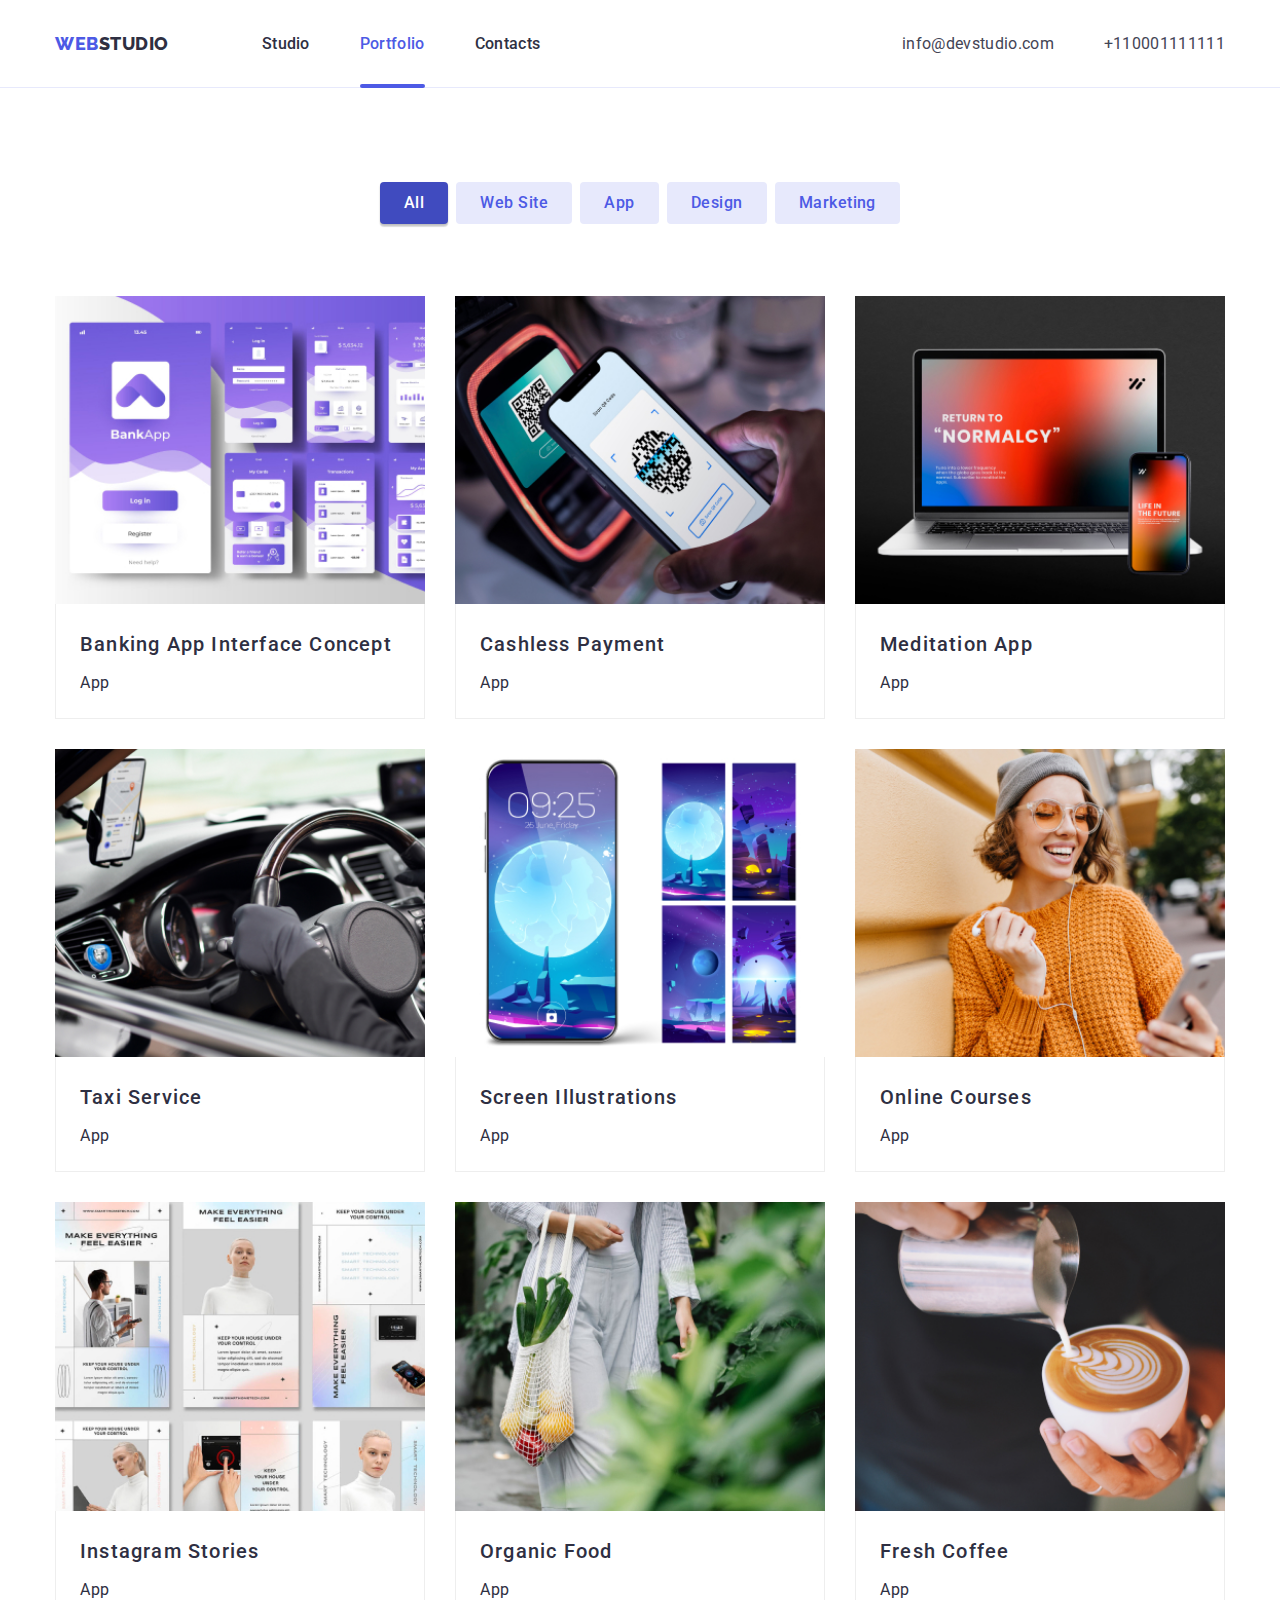
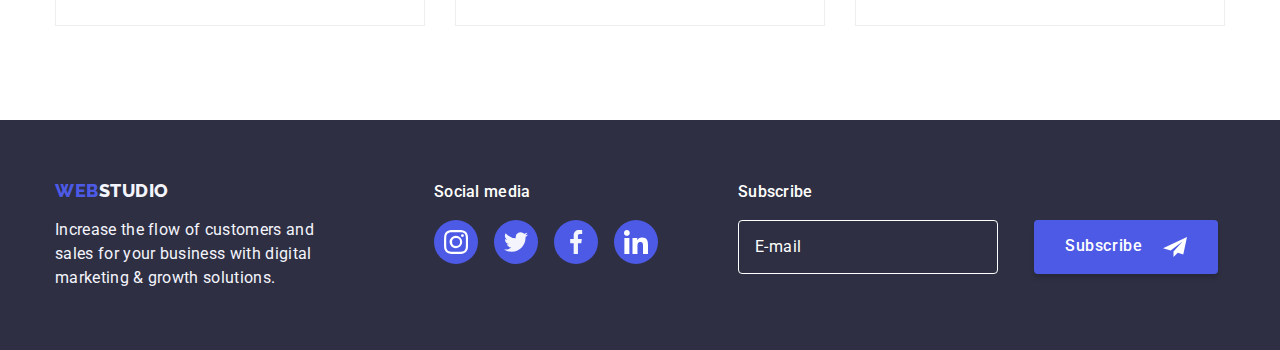
<file: portfolio.html>
<!DOCTYPE html>
<html lang="en">
  <head>
    <meta charset="UTF-8" />
    <meta http-equiv="X-UA-Compatible" content="IE=edge" />
    <meta name="viewport" content="width=device-width, initial-scale=1.0" />
    <title>Document</title>
    <link rel="preconnect" href="https://fonts.googleapis.com" />
    <link rel="preconnect" href="https://fonts.gstatic.com" crossorigin />
    <link
      href="https://fonts.googleapis.com/css2?family=Raleway:wght@700&family=Roboto:wght@400;500;700;900&display=swap"
      rel="stylesheet"
    />
    <link
      rel="stylesheet"
      href="https://cdnjs.cloudflare.com/ajax/libs/modern-normalize/1.0.0/modern-normalize.min.css"
    />
    <link rel="stylesheet" href="./css/styles.css" />
  </head>
  <body>
    <!-- Header Section -->
    <header class="page-header">
      <div class="container menu">
        <nav class="navigation">
          <!-- Company Logo -->
          <a href="./index.html" class="logo link">
            <span class="logo">WEB<span class="studio">STUDIO</span></span>
          </a>

          <!-- Navigation Menu -->
          <ul class="nav-menu list">
            <li class="item">
              <a href="./index.html" class="page link" rel="nopener norefer"
                >Studio</a
              >
            </li>
            <li class="item">
              <a
                href="./portfolio.html"
                class="page current link"
                rel="nopener norefer"
                >Portfolio</a
              >
            </li>
            <li class="item">
              <a href="#" class="page link">Contacts</a>
            </li>
          </ul>
        </nav>
        <ul class="contacts-menu list">
          <li class="item">
            <a href="mailto:info@devstudio.com" class="contact link"
              >info@devstudio.com</a
            >
          </li>
          <li class="item">
            <a href="tel:+110001111111" class="contact link">+110001111111</a>
          </li>
        </ul>
      </div>
    </header>

    <main>
      <section class="section">
        <div class="container">
          <ul class="filters list">
            <li class="space">
              <button type="button" class="button filter current">All</button>
            </li>
            <li class="space">
              <button type="button" class="button filter">Web Site</button>
            </li>
            <li class="space">
              <button type="button" class="button filter">App</button>
            </li>
            <li class="space">
              <button type="button" class="button filter">Design</button>
            </li>
            <li class="space">
              <button type="button" class="button filter">Marketing</button>
            </li>
          </ul>

          <ul class="projects list">
            <li class="item">
              <a href="" class="project link">
                <div class="project-hover">
                  <img
                    class="image"
                    src="./images/portfolio/banking-app.jpg"
                    alt="banking-app"
                    width="370"
                    height="294"
                  />
                  <div class="overlay">
                    <p class="text">
                      14 Stylish and User-Friendly App Design Concepts · Task
                      Manager App · Calorie Tracker App · Exotic Fruit Ecommerce
                      App · Cloud Storage App
                    </p>
                  </div>
                </div>
                <div class="substrate">
                  <h2 class="name">Banking App Interface Concept</h2>
                  <p class="type">App</p>
                </div>
              </a>
            </li>

            <li class="item">
              <a href="" class="project link">
                <div class="project-hover">
                  <img
                    class="image"
                    src="./images/portfolio/cashless-payment.jpg"
                    alt="banking-app"
                    width="370"
                    height="294"
                  />
                  <div class="overlay">
                    <p class="text">
                      14 Stylish and User-Friendly App Design Concepts · Task
                      Manager App · Calorie Tracker App · Exotic Fruit Ecommerce
                      App · Cloud Storage App
                    </p>
                  </div>
                </div>
                <div class="substrate">
                  <h2 class="name">Cashless Payment</h2>
                  <p class="type">App</p>
                </div>
              </a>
            </li>

            <li class="item">
              <a href="" class="project link">
                <div class="project-hover">
                  <img
                    class="image"
                    src="./images/portfolio/meditation.jpg"
                    alt="banking-app"
                    width="370"
                    height="294"
                  />
                  <div class="overlay">
                    <p class="text">
                      14 Stylish and User-Friendly App Design Concepts · Task
                      Manager App · Calorie Tracker App · Exotic Fruit Ecommerce
                      App · Cloud Storage App
                    </p>
                  </div>
                </div>
                <div class="substrate">
                  <h2 class="name">Meditation App</h2>
                  <p class="type">App</p>
                </div>
              </a>
            </li>

            <li class="item">
              <a href="" class="project link">
                <div class="project-hover">
                  <img
                    class="image"
                    src="./images/portfolio/taxi-service.jpg"
                    alt="banking-app"
                    width="370"
                    height="294"
                  />
                  <div class="overlay">
                    <p class="text">
                      14 Stylish and User-Friendly App Design Concepts · Task
                      Manager App · Calorie Tracker App · Exotic Fruit Ecommerce
                      App · Cloud Storage App
                    </p>
                  </div>
                </div>
                <div class="substrate">
                  <h2 class="name">Taxi Service</h2>
                  <p class="type">App</p>
                </div>
              </a>
            </li>

            <li class="item">
              <a href="" class="project link">
                <div class="project-hover">
                  <img
                    class="image"
                    src="./images/portfolio/illustrations.jpg"
                    alt="banking-app"
                    width="370"
                    height="294"
                  />
                  <div class="overlay">
                    <p class="text">
                      14 Stylish and User-Friendly App Design Concepts · Task
                      Manager App · Calorie Tracker App · Exotic Fruit Ecommerce
                      App · Cloud Storage App
                    </p>
                  </div>
                </div>
                <div class="substrate">
                  <h2 class="name">Screen Illustrations</h2>
                  <p class="type">App</p>
                </div>
              </a>
            </li>

            <li class="item">
              <a href="" class="project link">
                <div class="project-hover">
                  <img
                    class="image"
                    src="./images/portfolio/online-courses.jpg"
                    alt="banking-app"
                    width="370"
                    height="294"
                  />
                  <div class="overlay">
                    <p class="text">
                      14 Stylish and User-Friendly App Design Concepts · Task
                      Manager App · Calorie Tracker App · Exotic Fruit Ecommerce
                      App · Cloud Storage App
                    </p>
                  </div>
                </div>
                <div class="substrate">
                  <h2 class="name">Online Courses</h2>
                  <p class="type">App</p>
                </div>
              </a>
            </li>

            <li class="item">
              <a href="" class="project link">
                <div class="project-hover">
                  <img
                    class="image"
                    src="./images/portfolio/instagram-stories.jpg"
                    alt="banking-app"
                    width="370"
                    height="294"
                  />
                  <div class="overlay">
                    <p class="text">
                      14 Stylish and User-Friendly App Design Concepts · Task
                      Manager App · Calorie Tracker App · Exotic Fruit Ecommerce
                      App · Cloud Storage App
                    </p>
                  </div>
                </div>
                <div class="substrate">
                  <h2 class="name">Instagram Stories</h2>
                  <p class="type">App</p>
                </div>
              </a>
            </li>

            <li class="item">
              <a href="" class="project link">
                <div class="project-hover">
                  <img
                    class="image"
                    src="./images/portfolio/organic-food.jpg"
                    alt="banking-app"
                    width="370"
                    height="294"
                  />
                  <div class="overlay">
                    <p class="text">
                      14 Stylish and User-Friendly App Design Concepts · Task
                      Manager App · Calorie Tracker App · Exotic Fruit Ecommerce
                      App · Cloud Storage App
                    </p>
                  </div>
                </div>
                <div class="substrate">
                  <h2 class="name">Organic Food</h2>
                  <p class="type">App</p>
                </div>
              </a>
            </li>

            <li class="item">
              <a href="" class="project link">
                <div class="project-hover">
                  <img
                    class="image"
                    src="./images/portfolio/fresh-coffee.jpg"
                    alt="banking-app"
                    width="370"
                    height="294"
                  />
                  <div class="overlay">
                    <p class="text">
                      14 Stylish and User-Friendly App Design Concepts · Task
                      Manager App · Calorie Tracker App · Exotic Fruit Ecommerce
                      App · Cloud Storage App
                    </p>
                  </div>
                </div>
                <div class="substrate">
                  <h2 class="name">Fresh Coffee</h2>
                  <p class="type">App</p>
                </div>
              </a>
            </li>
          </ul>
        </div>
      </section>
    </main>

    <footer class="page-footer">
      <div class="container">
        <div class="footer">
          <!-- Footer Address -->
          <div class="footer-address">
            <a href="./index.html" class="logo link">
              <span class="logo"
                >WEB<span class="studio-footer">STUDIO</span></span
              >
            </a>
            <p class="footer-description">
              Increase the flow of customers and <br />
              sales for your business with digital<br />
              marketing & growth solutions.
            </p>
          </div>
          <!-- Socials -->
          <div class="footer-block">
            <b class="footer-heading">Social media</b>
            <ul class="social-footer list">
              <li class="icon-item">
                <a
                  href="https://www.instagram.com/"
                  target="_blank"
                  rel="nopener norefer"
                  class="link"
                  aria-label="Link to Instagram"
                >
                  <svg class="icon" width="24px" height="24px">
                    <use href="./images/icons.svg#instagram"></use>
                  </svg>
                </a>
              </li>
              <li class="icon-item">
                <a
                  href="https://www.twitter.com/"
                  target="_blank"
                  rel="nopener norefer"
                  class="link"
                  aria-label="Link to Instagram"
                >
                  <svg class="icon" width="24px" height="24px">
                    <use href="./images/icons.svg#twitter"></use>
                  </svg>
                </a>
              </li>
              <li class="icon-item">
                <a
                  href="https://www.facebook.com/"
                  target="_blank"
                  rel="nopener norefer"
                  class="link"
                  aria-label="Link to Instagram"
                >
                  <svg class="icon" width="24px" height="24px">
                    <use href="./images/icons.svg#facebook"></use>
                  </svg>
                </a>
              </li>
              <li class="icon-item">
                <a
                  href="https://www.linkedin.com/"
                  target="_blank"
                  rel="nopener norefer"
                  class="link"
                  aria-label="Link to Instagram"
                >
                  <svg class="icon" width="24" height="24">
                    <use href="./images/icons.svg#linkedin"></use>
                  </svg>
                </a>
              </li>
            </ul>
          </div>
          <!-- MODAL FORM AREA -->
          <div class="footer-subscribe">
            <b class="footer-heading">Subscribe</b>
            <form class="footer-form" name="footer-studio">
              <input
                type="email"
                name="user-email"
                class="form-input"
                placeholder="E-mail"
              />
              <button type="submit" class="button primary">
                Subscribe
                <svg class="button-icon" width="24" height="24">
                  <use use href="./images/icons.svg#email"></use>
                </svg>
              </button>
            </form>
          </div>
        </div>
      </div>
    </footer>
  </body>
</html>
</file>
<file: css/styles.css>
:root {
  --iris: #4d5ae5;
  --ocean: #404bbf;
  --navy-blue: #2e2f42;
  --slate: #434455;
  --light-slate: #8e8f99;
  --cornflower: #e7e9fc;
  --cloud: #f4f4fd;
  --navy-blue-modal: #2e2f42;
  --grey: #2e2f42;
  --white: #ffffff;
  --dairy: #fcfcfc;
  --green: #31d0aa;

  --background-black: #2f303a;
  --background-grey: #f5f4fa;
}

body {
  background-color: var(--white);
  color: var(--slate);
  font-family: "Roboto", sans-serif;
  font-size: 16px;
  line-height: 24px;
  letter-spacing: 0.04em;
}

h1,
h2,
h3,
h4,
h5,
h6,
p {
  margin: 0px;
}

html {
  box-sizing: border-box;
}

*,
*::after,
*::before {
  box-sizing: inherit;
}

img {
  display: block;
  max-width: 100%;
  height: auto;
}

.link {
  text-decoration: none;
  color: inherit;
}

.container {
  width: 1200px;
  padding-left: 15px;
  padding-right: 15px;
  margin-left: auto;
  margin-right: auto;
}

.menu,
.navigation,
.nav-menu,
.contacts-menu {
  display: flex;
  align-items: center;
}

.team .item {
  flex-basis: calc(100% / 4 - 30px);
  margin-left: 30px;
  margin-top: 30px;
}

.list {
  list-style: none;
  padding: 0;
  margin: 0;
}
/* Header */

.logo {
  color: var(--iris);
  font-family: "Raleway", sans-serif;
  font-weight: 800;
  font-size: 18px;
  line-height: 21px;
  letter-spacing: 0.54px;
}

.footer {
  display: flex;
  flex-wrap: wrap;
}

.footer .logo {
  display: block;
  margin-bottom: 17.5px;
}

/* .logo.footer {
  margin-bottom: 20px;
} */

.nav-menu {
  margin-left: 93px;
}

.contacts-menu {
  margin-left: auto;
}

.nav-menu .item:not(:last-child),
.contacts-menu .item:not(:last-child) {
  margin-right: 50px;
}

/* Checked */
.footer-description {
  color: var(--cloud);
  font-size: 16px;
  font-family: "Roboto";
  line-height: 24px;
  letter-spacing: 0.32px;
  font-weight: 400;
}

.studio {
  color: var(--navy-blue);
}

.studio-footer {
  color: var(--cloud);
}

.nav-menu .page,
.contacts-menu .contact {
  color: var(--navy-blue);
  font-weight: 500;
  font-size: 16px;
  line-height: 24px;
  letter-spacing: 0.32px;
  text-decoration: none;
  display: inline-flex;
  padding-top: 32px;
  padding-bottom: 31px;
}

.contacts-menu .contact {
  color: var(--slate);
  font-weight: 400;
}

.page-header {
  border-bottom: 1px solid #e7e9fc;
}

.nav-menu .page:hover,
.nav-menu .page:focus,
.nav-menu .page.current,
.contacts-menu .contact:hover,
.contacts-menu .contact:focus {
  color: var(--iris);
}

/* Underline Current Page */
.nav-menu .page {
  position: relative;
  transition-property: all;
  transition-duration: 250ms;
  transition-timing-function: cubic-bezier(0.4, 0, 0.2, 1);
}

/* Underline while Hovering Nav-Menu */
.nav-menu .page:hover::after,
.nav-menu .page.current::after {
  content: "";
  position: absolute;
  left: 0;
  bottom: -1px;
  width: 100%;
  height: 4px;
  border-radius: 2px;
  background-color: var(--iris);
}

.page-footer {
  padding-top: 60px;
  padding-bottom: 60px;
  background-color: var(--navy-blue);
}

.button {
  font-family: inherit;
  border-color: transparent;
  letter-spacing: 0.03em;
  cursor: pointer;
  font-family: inherit;
  border-radius: 4px;
}

.button.primary {
  background-color: var(--iris);
  color: var(--white);
  font-size: 16px;
  font-weight: 500;
  line-height: 24px;
  letter-spacing: 0.64px;
  padding: 10px 29px;
  box-shadow: 0px 4px 4px 0px rgba(0, 0, 0, 0.15);
  border-radius: 4px;
  transition: background-color 250ms cubic-bezier(0.4, 0, 0.2, 1);
}

.button.primary:hover,
.button.primary.focus {
  background-color: var(--ocean);
}

.filters {
  display: flex;
  justify-content: center;
  margin-bottom: 72px;
}

.filters .space + .space {
  margin-left: 8px;
}

.button.filter {
  padding: 6px 22px;
  color: var(--iris);
  font-size: 16px;
  font-weight: 500;
  line-height: 1.62;
  background-color: var(--cornflower);
}

.button.filter:hover,
.button.filter:focus,
.button.filter.current {
  background-color: var(--ocean);
  color: var(--white);
  box-shadow: 0px 3px 1px rgba(0, 0, 0, 0.1), 0px 1px 2px rgba(0, 0, 0, 0.08),
    0px 2px 2px rgba(0, 0, 0, 0.12);
}

.section {
  padding: 94px 0px;
}

.section.no-top-padding {
  padding-top: 0px;
}

.section .section-title {
  text-align: center;
  /* Header 2 */
  font-size: 36px;
  font-weight: 700;
  line-height: 1.17;
  color: var(--navy-blue);
  margin-bottom: 72px;
}

.hero {
  text-align: center;
  padding-top: 200px;
  padding-bottom: 200px;
  margin-left: auto;
  margin-right: auto;
  background-image: url(../images/dark-bg.png), url(../images/hero.jpg),
    linear-gradient(rgba(46, 47, 66, 0.7), rgba(46, 47, 66, 0.7));
  background-position: center, center;
  background-size: cover;
  background-repeat: no-repeat, no-repeat;
}

/* REMOVED content -- moved to .hero*/
/* .bg-hero {} */

.hero-title {
  color: var(--white);
  font-weight: 700;
  margin-bottom: 30px;
  font-size: 56px;
  letter-spacing: 0.06em;
  line-height: 1.36;
}

.benefits .title {
  color: var(--navy-blue);
  margin-bottom: 10px;
  font-weight: 500;
  font-size: 20px;
  line-height: 1.14;
  letter-spacing: 0.4px;
}

.benefits .description {
  line-height: 24px;
  letter-spacing: 0.32px;
  font-size: 16px;
  font-weight: 400px;
}

/* added */

.benefits {
  display: flex;
  flex-wrap: wrap;
  margin-left: -30px;
  margin-top: -30px;
}

.benefits .item {
  flex-basis: calc(100% / 4 - 30px);
  margin-left: 30px;
  margin-top: 30px;
}

.benefits .icon {
  display: flex;
  justify-content: center;
  align-items: center;
  height: 120px;
  margin-bottom: 30px;
  background-color: var(--cloud);
  border-radius: 4px;
}

.what-we-do {
  display: flex;
  flex-wrap: wrap;
  margin-left: -30px;
  margin-right: -30px;
}

.what-we-do .item {
  flex-basis: calc(100% / 3 - 30px);
  margin-left: 30px;
  margin-top: 30px;
}

.team {
  display: flex;
  flex-wrap: wrap;
}

.bg-team {
  background: var(--cloud, #f4f4fd);
}

.team .item {
  background-color: var(--white);
  box-shadow: 0px 1px 3px rgba(0, 0, 0, 0.12), 0px 1px 1px rgba(0, 0, 0, 0.14),
    0px 2px 1px rgba(0, 0, 0, 0.12);
  border-radius: 0px 0px 4px 4px;
}

/* .team .image {
  margin-bottom: 30px;
} */

.team .name,
.team .position {
  text-align: center;
}

.team .position {
  margin-top: 8px;
  font-size: 16px;
  margin-bottom: 8px;
}

.team .name {
  color: var(--navy-blue);
  font-weight: 500;
  margin-top: 32px;
  font-size: 20px;
}

.substrate {
  background-color: var(--primary-white-color);
  padding: 20px 24px;
  border: 1px solid #eeeeee;
  border-top: 0;
}

.projects {
  flex-wrap: wrap;
  display: flex;
  margin-left: -30px;
  margin-top: -30px;
}

.projects .item {
  flex-basis: calc(100% / 3 - 30px);
  margin-left: 30px;
  margin-top: 30px;
  transition: box-shadow 250ms cubic-bezier(0.4, 0, 0.2, 1);
}

.projects .item:hover,
.projects .item:focus {
  box-shadow: 0px 3px 1px rgba(0, 0, 0, 0.1), 0px 1px 2px rgba(0, 0, 0, 0.08),
    0px 2px 2px rgba(0, 0, 0, 0.12);
}

.project .name {
  margin-bottom: 4px;
  color: var(--navy-blue);
  font-size: 20px;
  font-weight: 500;
  line-height: 2;
  letter-spacing: 0.06em;
}

.project .type {
  color: var(--navy-blue);
  font-weight: 400;
  font-size: 16px;
  line-height: 1.87;
}

.social-team {
  display: flex;
  justify-content: center;
  gap: 24px;
  padding-top: 0px;
}

.social-team .link {
  display: flex;
  justify-content: center;
  align-items: center;
  width: 40px;
  height: 40px;
  background-color: var(--iris);
  color: var(--cloud);
  border-radius: 50%;
  margin-bottom: 32px;
  transition: background-color 250ms cubic-bezier(0.4, 0, 0.2, 1);
}

.social-team .link:hover,
.social-team .link:focus {
  background-color: var(--green);
  color: var(--white);
}

.social-team .icon {
  fill: currentColor;
}

.partners {
  display: flex;
  flex-wrap: wrap;
  margin-left: -30px;
  margin-top: -30px;
}

.partners .item {
  flex-basis: calc(100% / 6 - 30px);
  margin-left: 30px;
  margin-top: 30px;
}

.partners .link {
  display: inline-flex;
  align-items: center;
  justify-content: center;
  border-radius: 4px;
  border: 1px solid var(--lightslate, #8e8f99);
  color: #8e8f99;
  width: 168px;
  height: 88px;
  transition: border 250ms cubic-bezier(0.4, 0, 0.2, 1),
    color 250ms cubic-bezier(0.4, 0, 0.2, 1);
}

.partners .icon {
  fill: currentColor;
}

.partners .link:hover,
.partners .link:focus {
  border: 1px solid var(--ocean);
  color: var(--ocean);
}

.social-footer {
  display: flex;
}

.social-footer .icon-item + .icon-item {
  margin-left: 16px;
}

.social-footer .link {
  display: flex;
  justify-content: center;
  align-items: center;
  width: 44px;
  height: 44px;
  background-color: var(--iris);
  border-radius: 50%;
  color: var(--white);
  transition: background-color 250ms cubic-bezier(0.4, 0, 0.2, 1);
}

.social-footer .link:hover,
.social-footer .link:focus {
  background-color: var(--green);
}

.social-footer .icon {
  fill: currentColor;
}

.footer-block {
  margin-left: 120px;
}

.footer-subscribe {
  margin-left: 80px;
}
.footer-form .form-input {
  margin: 0 12px 0 0;
  padding: 14px 16px;
  width: 260px;
  background-color: transparent;
  border: 1px solid var(--white, #fff);
  transition: border-color 250ms cubic-bezier(0.4, 0, 0.2, 1);
}
.footer-form .form-input:hover,
.footer-form .form-input:focus {
  outline: none;
  border-color: var(--white);
}

.footer-heading {
  display: flex;
  color: var(--white);
  margin-bottom: 16px;
  font-weight: 500;
  line-height: 24px;
  font-size: 16px;
  letter-spacing: 0.32px;
}

.footer-form {
  display: inline-flex;
  gap: 24px;
}

.button-icon {
  fill: currentColor;
  margin-left: 16px;
  vertical-align: middle;
}

.form-input {
  /* background-color: transparent; */

  border-radius: 4px;
  border: 1px solid var(--white, #fff);
  /* box-shadow: 0px 4px 4px 0px rgba(0, 0, 0, 0.15); */
}

.form-title {
  text-align: center;
  font-size: 16px;
  font-weight: 600;
  line-height: 24px;
  letter-spacing: 0.32px;
  padding-bottom: 16px;
  padding-top: 24px;
}
/* MODAL */

.backdrop {
  position: fixed;
  top: 0;
  left: 0;
  width: 100%;
  height: 100%;
  background-color: rgba(0, 0, 0, 0.2);
  opacity: 1;
  transition: opacity 250ms cubic-bezier(0.4, 0, 0.2, 1);
}

.modal {
  position: absolute;
  padding-top: 46px;
  padding-right: 24px;
  padding-left: 24px;
  top: 50%;
  left: 50%;
  border-radius: 4px;
  min-width: 408px;
  min-height: 584px;
  background-color: var(--dairy);
  transform: translate(-50%, -50%) scale(1);
  transition: transform 250ms cubic-bezier(0.4, 0, 0.2, 1);
}

.modal-send {
  display: flex;
  justify-content: center;
  margin-top: 20px;
  margin-bottom: 36px;
}

.backdrop.is-hidden .modal {
  transform: translate(-50%, -50%) scale(0);
}

.modal-close {
  position: absolute;
  top: 24px;
  right: 24px;
  padding: 0;
  display: flex;
  justify-content: center;
  align-items: center;
  width: 24px;
  height: 24px;
  background-color: var(--cornflower);
  color: var(--navy-blue);
  border: 1px solid rgba(0, 0, 0, 0.1);
  border-radius: 15px;
  cursor: pointer;
  transition: color 250ms cubic-bezier(0.4, 0, 0.2, 1),
    background-color 250ms cubic-bezier(0.4, 0, 0.2, 1);
}

.modal-close-icon {
  fill: currentColor;
}

.modal-close:hover,
.modal-close:focus {
  color: var(--white);
  background-color: var(--ocean);
}

.is-hidden {
  visibility: none;
  opacity: 0;
  pointer-events: none;
}

/* Project-Card Hover Effect*/

.project-hover {
  position: relative;
  overflow: hidden;
}

.overlay {
  position: absolute;
  top: 0;
  left: 0;
  width: 100%;
  height: 100%;
  background-color: var(--iris);
  transform: translatey(101%);
  transition: transform 250ms ease-in-out;
}

.project-hover:hover .overlay {
  transform: translatey(0);
}

.overlay .text {
  margin: 40px 32px;
  color: var(--cloud, #f4f4fd);
  letter-spacing: 0.32px;
}

/* Subscribe */
.button.label {
  display: flex;
  align-items: center;
  justify-items: center;
  background-color: var(--iris);
  color: var(--white);
  padding: 8px 24px;
  gap: 16px;
  height: 24px;
  width: 24px;
}

.subscribe-field {
  width: 264px;
  background-color: transparent;
  border-radius: 4px;
  border: 1px solid var(--white, #fff);
  box-shadow: 0px 4px 4px 0px rgba(0, 0, 0, 0.15);
}
.button.label {
  fill: currentColor;
}

/* Homework 6 Forms */

/* Modal Section */
.modal-content {
  margin-top: 72px;
  margin-left: 24px;
  margin-right: 24px;
}

/* label {
  display: flex;
  flex-direction: column;
  margin-bottom: 8px;
  font-size: 12px;
} */

/* FORM */
.form-field {
  display: block;
  position: relative;
  margin-top: 16px;
}

.form-field .form-label {
  position: absolute;
  top: -18px;
  line-height: 0.87;
  letter-spacing: 0.01em;
  font-size: 12px;
  color: var(--light-slate);
}

/* .form-field .text-area {
  padding-left: 16px;
  margin-bottom: 24px;
} */

.form-field .form-input,
.form-field .text-area {
  border-radius: 4px;
  border: 1px solid var(--navyblue-modal, rgba(46, 47, 66, 0.4));
  display: block;
  width: 100%;
  margin: 0 0 29px 0;
  padding: 11px 16px 11px 40px;
  line-height: 0.87;
  letter-spacing: 0.01em;
  color: var(--navy-blue);
  transition: border-color 250ms cubic-bezier(0.4, 0, 0.2, 1);
}

.form-field .icon {
  position: absolute;
  fill: var(--navy-blue);
  top: 50%;
  left: 16px;
  transform: translateY(-50%);
  transition: fill 250ms cubic-bezier(0.4, 0, 0.2, 1);
}
.form-field .form-input:hover,
.form-field .form-input:focus,
.form-field .text-area:hover,
.form-field .text-area:focus {
  outline: none;
  border-color: var(--iris);
}
.form-input:hover + .icon,
.form-input:focus + .icon {
  fill: var(--iris);
}

/* CHECKBOX */
.agree-check .checkmark {
  appearance: none;
}

.agree-check .icon {
  height: 16px;
  width: 16px;
  fill: none;
  margin-right: 8px;
  border: 2px solid var(--light-slate);
  border-radius: 2px;
  transition: border-color 250ms cubic-bezier(0.4, 0, 0.2, 1),
    background-color 250ms cubic-bezier(0.4, 0, 0.2, 1),
    fill 250ms cubic-bezier(0.4, 0, 0.2, 1);
}

.agree-check .checkmark:checked + .icon {
  background-color: var(--ocean);
  border-color: var(--ocean);
  fill: var(--white);
  outline: none;
}

.agree-check .modal-content {
  font-size: 16px;
}

.agree-check {
  display: flex;
  align-items: center;

  margin-bottom: 24px;
}

.agree-check .checkmark {
  appearance: none;
}
.agree-check .agree-description {
  display: flex;
  font-size: 12px;
  color: var(--light-slate);
  font-style: normal;
  font-weight: 400;
  line-height: 14px; /* 116.667% */
  letter-spacing: 0.48px;
  width: 360px;
}

.privacy {
  color: var(--iris, #4d5ae5);
}
.button-center {
  color: var(--white);
  display: block;
  margin: auto;
  margin-bottom: 24px;
  padding: 16px 32px;
  border-radius: 4px;
  width: 169px;
  height: 56px;
  background: var(--iris, #4d5ae5);
  box-shadow: 0px 4px 4px 0px rgba(0, 0, 0, 0.15);
}

.form-field .text-area {
  padding-top: 8px;
  padding-left: 10px;
  font-size: 12px;
  color: var(--light-slate);
  font-weight: 400;
  resize: none;
  line-height: 14px; /* 116.667% */
  letter-spacing: 0.48px;
}

.form-input,
.form-input::placeholder {
  color: white;
  font-style: normal;
  font-weight: 400;
  line-height: 24px; /* 200% */
  letter-spacing: 0.48px;
}

@media screen and (max-width: 767px) {
  .container {
    width: 428px;
  }
  .section {
    margin: 0px 0px;
  }

  /* -- INDEX -- */
  /* on/off */
  .nav-menu,
  .contacts-menu,
  .benefits .icon,
  .what-we-do {
    display: none;
  }

  .navigation {
    height: 72px;
  }

  .hero-title {
    font-size: 36px;
  }

  .benefits {
    display: block;
    margin-top: 0px;
  }

  .benefits .title {
    font-size: 36px;
    text-align: center;
    margin-top: 0px;
  }

  .benefits > .item::after {
    margin-top: 0px;
    margin-bottom: 72px;
  }
  .benefits .description > br {
    display: none;
    font-size: 16px;
    font-weight: 500;
    line-height: 24px;
    letter-spacing: 0.32px;
  }
  /* Added in Index */
  .section-title-mobile {
    display: none;
  }

  .team {
    display: flex;
    justify-content: center;
  }

  .footer {
    display: block;
    text-align: center;
  }
  .footer-description {
    text-align: left;
    margin-left: 80px;
  }

  .footer-block {
    display: flex;
    flex-direction: column;
    margin-left: 0px;
    align-items: center;
    margin-top: 72px;
  }

  .footer-subscribe {
    display: flex;
    flex-direction: column;
  }

  .footer-heading {
    display: flex;
    text-align: center;
  }

  .footer-subscribe {
    display: flex;
    flex-direction: column;
    margin-left: 0px;
    align-items: center;
    margin-top: 72px;
  }

  .footer-form {
    display: block;
  }

  .footer-form .form-input {
    width: 100%;
    margin-bottom: 24px;
  }

  /* PORTFOLIO */
  .button.filter {
    display: flex;
    flex-direction: row;
  }

  .projects {
    display: block;
  }

  /* Mobile Menu Modal */
  @media screen and (max-width: 728px) {
    .container {
      width: 428px;
    }
    .nav-menu,
    .contacts-menu,
    .benefits .icon,
    .what-we-do {
      display: none;
    }

    .backdrop-mobile {
      position: fixed;
      top: 0;
      left: 0;
      width: 100%;
      height: 100%;
      background-color: rgba(0, 0, 0, 0.2);
      opacity: 1;
      transition: opacity 250ms cubic-bezier(0.4, 0, 0.2, 1);
    }

    .menu {
      position: absolute;
      padding-top: 46px;
      padding-right: 24px;
      padding-left: 24px;
      top: 50%;
      left: 50%;
      border-radius: 4px;
      min-width: 408px;
      min-height: 584px;
      background-color: var(--dairy);
      transform: translate(-50%, -50%) scale(1);
      transition: transform 250ms cubic-bezier(0.4, 0, 0.2, 1);
    }

    .backdrop.is-hidden .menu {
      transform: translate(-50%, -50%) scale(0);
    }

    .menu-close {
      position: absolute;
      top: 24px;
      right: 24px;
      padding: 0;
      display: flex;
      justify-content: center;
      align-items: center;
      width: 24px;
      height: 24px;
      background-color: var(--cornflower);
      color: var(--navy-blue);
      border: 1px solid rgba(0, 0, 0, 0.1);
      border-radius: 15px;
      cursor: pointer;
      transition: color 250ms cubic-bezier(0.4, 0, 0.2, 1),
        background-color 250ms cubic-bezier(0.4, 0, 0.2, 1);
    }

    .menu-close-icon {
      fill: currentColor;
    }

    .menu-close-icon:hover,
    .menu-close-icon:focus {
      color: var(--white);
      background-color: var(--ocean);
    }

    .is-open {
      visibility: none;
      opacity: 0;
      pointer-events: none;
    }
  }
}

@media screen and (max-width: 1200px) {
  .container {
    width: 768px;
  }
  .section {
    margin: 0px 0px;
  }

  /* -- INDEX -- */
  /* on/off */
  .nav-menu,
  .contacts-menu,
  .benefits .icon,
  .what-we-do {
    display: none;
  }

  .navigation {
    height: 72px;
  }

  .hero-title {
    font-size: 36px;
  }

  .benefits {
    display: block;
    margin-top: 0px;
  }

  .benefits .title {
    font-size: 36px;
    text-align: center;
    margin-top: 0px;
  }

  .benefits > .item::after {
    margin-top: 0px;
    margin-bottom: 72px;
  }
  .benefits .description > br {
    display: none;
    font-size: 16px;
    font-weight: 500;
    line-height: 24px;
    letter-spacing: 0.32px;
  }
  /* Added in Index */
  .section-title-mobile {
    display: none;
  }

  .team {
    display: flex;
    justify-content: center;
  }

  .footer {
    display: block;
    text-align: center;
  }
  .footer-description {
    text-align: left;
    margin-left: 80px;
  }

  .footer-block {
    display: flex;
    flex-direction: column;
    margin-left: 0px;
    align-items: center;
    margin-top: 72px;
  }

  .footer-subscribe {
    display: flex;
    flex-direction: column;
  }

  .footer-heading {
    display: flex;
    text-align: center;
  }

  .footer-subscribe {
    display: flex;
    flex-direction: column;
    margin-left: 0px;
    align-items: center;
    margin-top: 72px;
  }

  .footer-form {
    display: block;
  }

  .footer-form .form-input {
    width: 100%;
    margin-bottom: 24px;
  }

  /* PORTFOLIO */
  .button.filter {
    display: flex;
    flex-direction: row;
  }

  .projects {
    display: block;
  }
}
</file>
